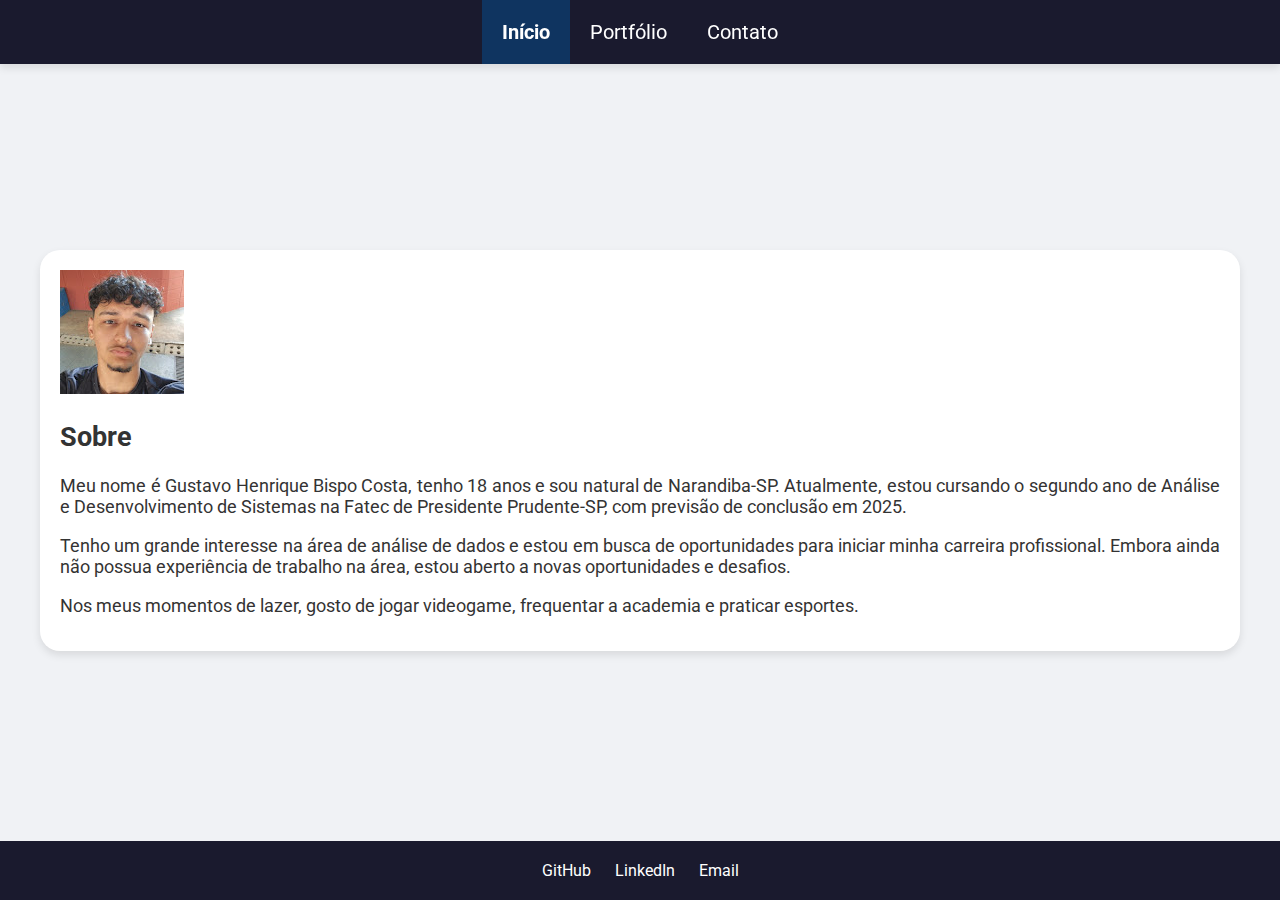
<file: index.html>
<!DOCTYPE html>
<html lang="pt-br">
<head>
    <meta charset="UTF-8">
    <meta name="viewport" content="width=device-width, initial-scale=1.0">
    <title>Sobre Mim</title>
    <link rel="stylesheet" href="style.css">
    <link href="https://fonts.googleapis.com/css2?family=Roboto:wght@400;700&display=swap" rel="stylesheet">
</head>
<body>
    <nav class="navbar">
        <ul>
            <li selected><a href="index.html">Início</a></li>
            <li><a href="portifolio.html">Portfólio</a></li>
            <li><a href="contato.html">Contato</a></li>
        </ul>
    </nav>

    <section class="container fade-in">
        <section class="subcontainer">
            <div class="content">
                <img src="perfil.jpg" alt="Minha Imagem" class="profile-image fade-in">
                <div class="about-me">
                    <h2>Sobre Mim</h2>
                    <!-- <button class="theme-toggle-button" onclick="toggleTheme()">Alternar Tema</button> -->
                    <p class="about-me-text">Meu nome é Gustavo Henrique Bispo Costa, tenho 18 anos e sou natural de Narandiba-SP. Atualmente, estou cursando o segundo ano de Análise e Desenvolvimento de Sistemas na Fatec de Presidente Prudente-SP, com previsão de conclusão em 2025.</p>
                    <p class="about-me-text">Tenho um grande interesse na área de análise de dados e estou em busca de oportunidades para iniciar minha carreira profissional. Embora ainda não possua experiência de trabalho na área, estou aberto a novas oportunidades e desafios.</p>
                    <p class="about-me-text">Nos meus momentos de lazer, gosto de jogar videogame, frequentar a academia e praticar esportes.</p>
                </div>
            </div>
        </section>
    </section>

    <footer class="footer">
        <ul>
            <li><a href="https://github.com/GuGuzin14" target="_blank">GitHub</a></li>
            <li><a href="https://www.linkedin.com/in/gustavohenrique5521" target="_blank">LinkedIn</a></li>
            <li><a href="mailto:gustavobispocosta5521@gmail.com" target="_blank">Email</a></li>
        </ul>
    </footer>

    <!-- Botão de voltar ao topo -->
    <!-- <button onclick="topFunction()" id="topBtn" title="Voltar ao topo">Topo</button> -->

    <script src="script.js"></script>
</body>
</html>
</file>
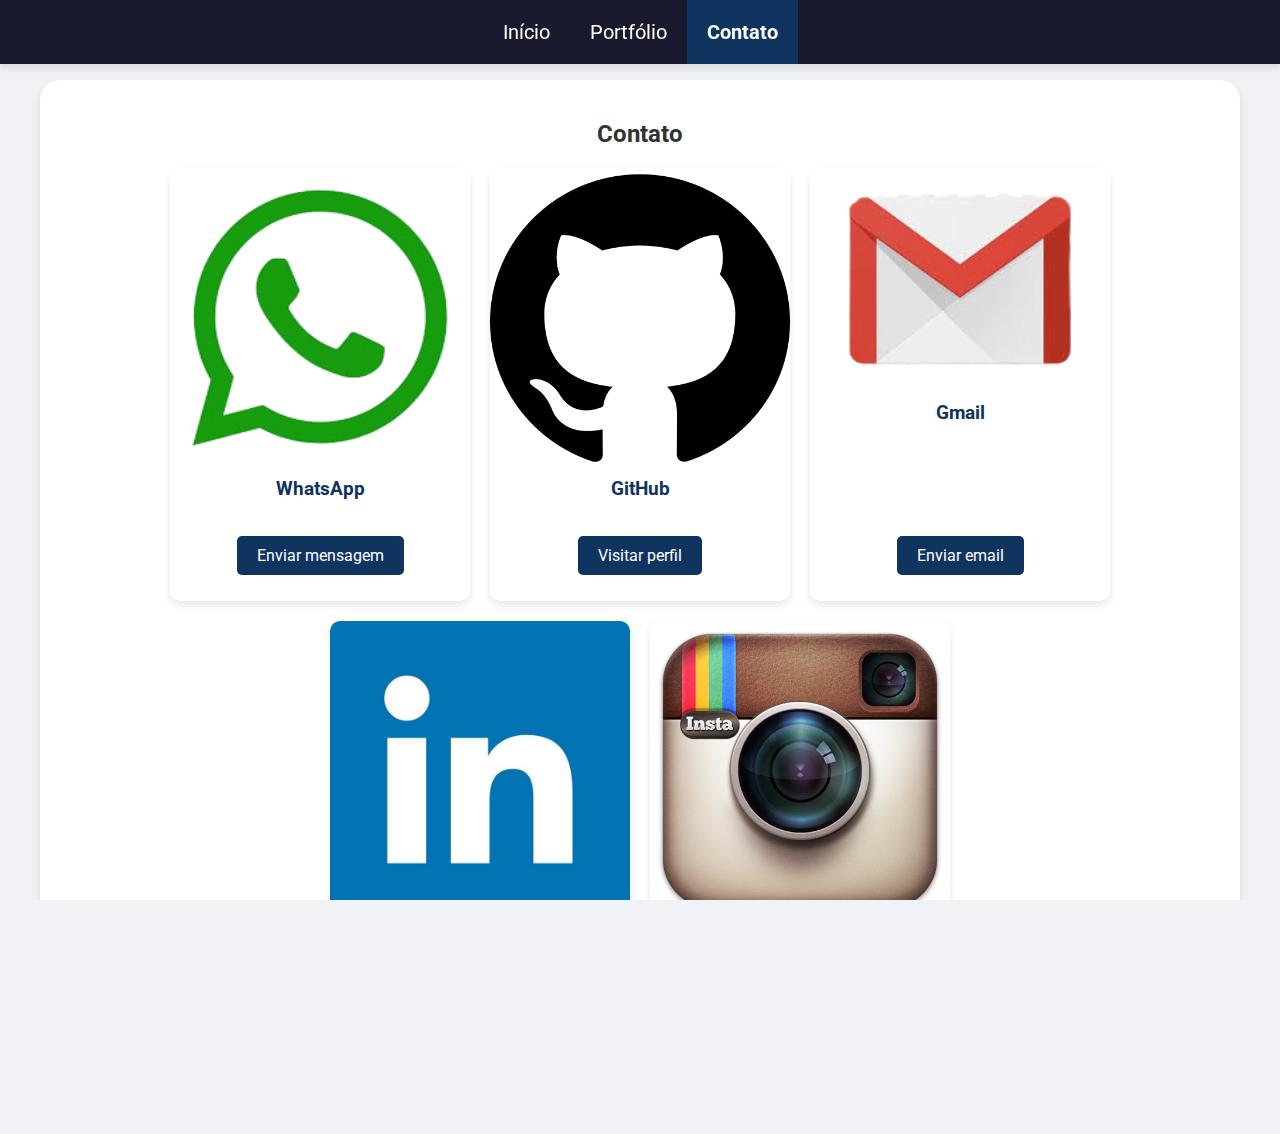
<file: contato.html>
<!DOCTYPE html>
<html lang="pt-br">
<head>
    <meta charset="UTF-8">
    <meta name="viewport" content="width=device-width, initial-scale=1.0">
    <title>Contato</title>
    <link rel="stylesheet" href="style.css">
</head>
<body>
    <nav class="navbar">
        <ul>
            <li><a href="index.html">Início</a></li>
            <li><a href="portifolio.html">Portfólio</a></li>
            <li selected><a href="contato.html">Contato</a></li>
        </ul>
    </nav>

    <section class="container fade-in">
        <section class="subcontainer">
            <h2>Contato</h2>
            <div class="grid">
                <div class="grid-item">
                    <img src="whatsapp.png" alt="WhatsApp" class="contact-image">
                    <h3>WhatsApp</h3>
                    <p><a href="https://wa.me/18996797457" target="_blank">Enviar mensagem</a></p>
                </div>
                <div class="grid-item">
                    <img src="github.png" alt="GitHub" class="contact-image">
                    <h3>GitHub</h3>
                    <p><a href="https://github.com/GuGuzin14" target="_blank">Visitar perfil</a></p>
                </div>
                <div class="grid-item">
                    <img src="gmail2.png" alt="Gmail" class="contact-image">
                    <h3>Gmail</h3>
                    <p><a href="mailto:gustavobispocosta5521@gmail.com" target="_blank">Enviar email</a></p>
                </div>
                <div class="grid-item">
                    <img src="linkedin.jpg" alt="LinkedIn" class="contact-image">
                    <h3>LinkedIn</h3>
                    <p><a href="https://www.linkedin.com/in/gustavohenrique5521" target="_blank">Visitar perfil</a></p>
                </div>
                <div class="grid-item">
                    <img src="instagram.png" alt="Instagram" class="contact-image">
                    <h3>Instagram</h3>
                    <p><a href="https://www.instagram.com/_gustavincosta_" target="_blank">Visitar perfil</a></p>
                </div>
            </div>
        </section>
    </section>

    <footer class="footer">
        <ul>
            <!-- <li><a href="https://github.com/GuGuzin14" target="_blank">GitHub</a></li>
            <li><a href="https://www.linkedin.com/in/gustavohenrique5521" target="_blank">LinkedIn</a></li>
            <li><a href="mailto:gustavobispocosta5521@gmail.com" target="_blank">Email</a></li> -->
        </ul>
    </footer>

    <!-- Botão de voltar ao topo -->
    <button onclick="topFunction()" id="topBtn" title="Voltar ao topo">Topo</button>

    <script src="script.js"></script>
</body>
</html>
</file>
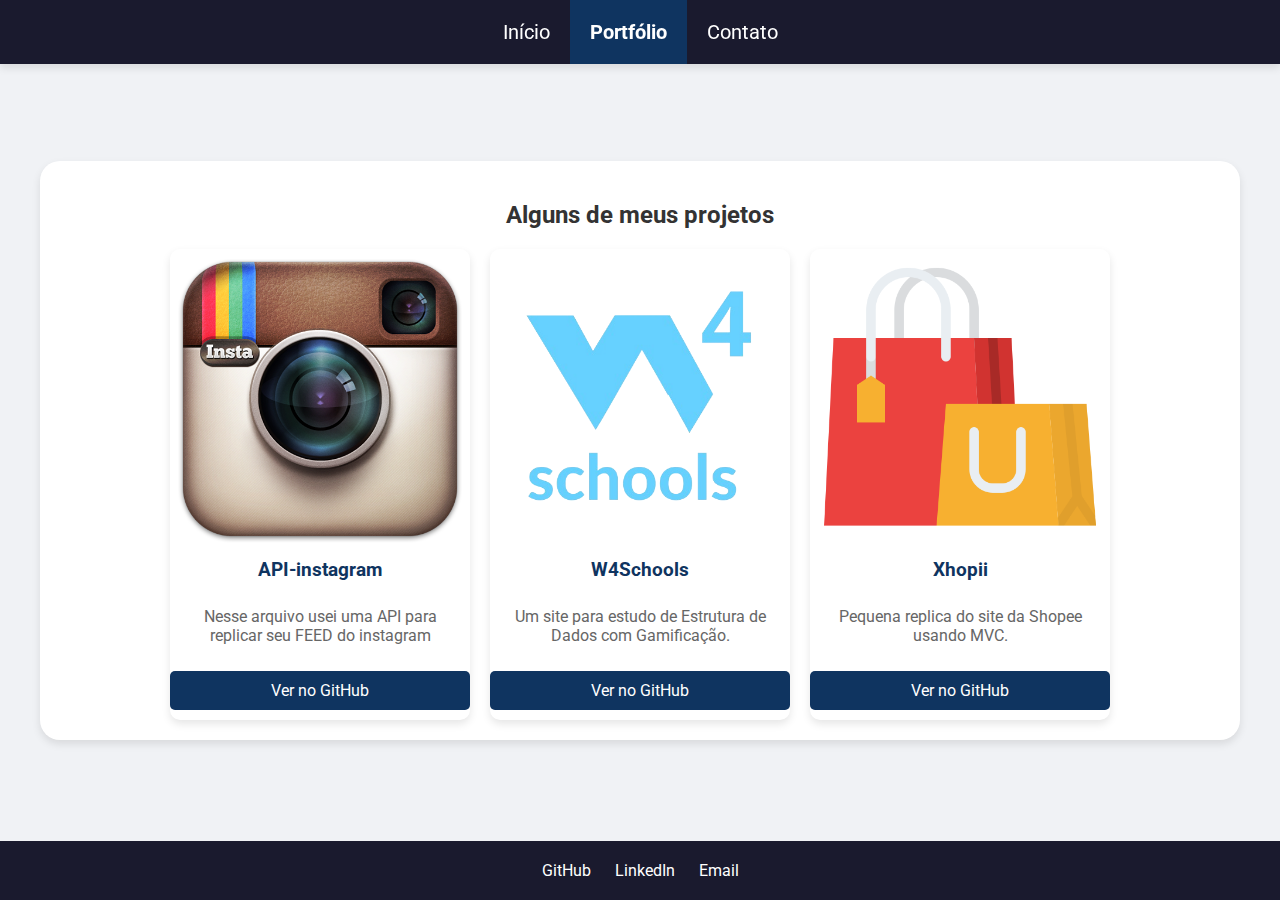
<file: portifolio.html>
<!DOCTYPE html>
<html lang="pt-br">
<head>
    <meta charset="UTF-8">
    <meta name="viewport" content="width=device-width, initial-scale=1.0">
    <title>Portfólio</title>
    <link rel="stylesheet" href="style.css">
</head>
<body>
    <nav class="navbar">
        <ul>
            <li><a href="index.html">Início</a></li>
            <li selected><a href="portifolio.html">Portfólio</a></li>
            <li><a href="contato.html">Contato</a></li>
        </ul>
    </nav>

    <section class="container fade-in">
        <section class="subcontainer">
            <h2>Alguns de meus projetos</h2>
            <div class="grid">
                <div class="grid-item">
                    <img src="instagram.png" alt="Imagem do Projeto 1" class="project-image">
                    <h3>API-instagram</h3>
                    <p>Nesse arquivo usei uma API para replicar seu FEED do instagram</p>
                    <a href="https://github.com/GuGuzin14/API-instagram.git" target="_blank">Ver no GitHub</a>
                </div>
                <div class="grid-item">
                    <img src="logo.png" alt="Imagem do Projeto 2" class="project-image">
                    <h3>W4Schools</h3>
                    <p>Um site para estudo de Estrutura de Dados com Gamificação.</p>
                    <a href="https://github.com/Arthur-nonaka/EnsinoEstruturaDeDados.git" target="_blank">Ver no GitHub</a>
                </div>
                <div class="grid-item">
                    <img src="logo (1).png" alt="Imagem do Projeto 3" class="project-image">
                    <h3>Xhopii</h3>
                    <p>Pequena replica do site da Shopee usando MVC.</p>
                    <a href="https://github.com/GuGuzin14/xhopii_MVC.git" target="_blank">Ver no GitHub</a>
                </div>
            </div>
        </section>
    </section>

    <footer class="footer">
        <ul>
            <li><a href="https://github.com/GuGuzin14" target="_blank">GitHub</a></li>
            <li><a href="https://www.linkedin.com/in/gustavohenrique5521" target="_blank">LinkedIn</a></li>
            <li><a href="mailto:gustavobispocosta5521@gmail.com" target="_blank">Email</a></li>
        </ul>
    </footer>

    <!-- Botão de voltar ao topo -->
    <!-- <button onclick="topFunction()" id="topBtn" title="Voltar ao topo">Topo</button> -->

    <script src="script.js"></script>
</body>
</html>
</file>
<file: style.css>
@import url('https://fonts.googleapis.com/css2?family=Roboto:wght@400;700&display=swap');

html, body {
    height: 100%;
    margin: 0;
    padding: 0;
    font-family: 'Roboto', sans-serif;
    background-color: #f0f2f5; /* Cor de fundo mais clara */
    color: #333;
    overflow-x: hidden; /* Remove o scroll lateral */
}

body {
    display: flex;
    flex-direction: column;
    min-height: 100vh;
}

.navbar {
    font-size: 20px;
    background-color: #1a1a2e; /* Azul escuro */
    overflow: hidden;
    box-shadow: 0 4px 8px rgba(0, 0, 0, 0.1);
    width: 100%;
    position: fixed;
    top: 0;
    z-index: 1000;
}

.navbar ul {
    list-style-type: none;
    margin: 0;
    padding: 0;
    text-align: center;
    display: flex;
    justify-content: center;
    flex-wrap: wrap;
}

.navbar li {
    display: inline;
}

.navbar a {
    display: inline-block;
    color: white;
    text-align: center;
    padding: 20px 20px;
    text-decoration: none;
    transition: background-color 0.3s ease, color 0.3s ease;
}

.navbar a:hover {
    background-color: #16213e; /* Azul mais escuro */
    color: white;
}

.navbar li[selected] a {
    background-color: #0f3460; /* Azul intermediário */
    color: white;
    font-weight: bold;
}

.container {
    display: flex;
    justify-content: center;
    align-items: center;
    width: 100%;
    flex: 1;
    margin: auto;
    background-color: #f0f2f5;
    padding: 20px;
    box-sizing: border-box;
    padding-top: 80px; /* Espaço para o navbar fixo */
}

.subcontainer {
    width: 100%;
    max-width: 1200px;
    background-color: white;
    border-radius: 20px;
    display: flex;
    flex-direction: column;
    align-items: center;
    justify-content: center;
    margin: auto;
    box-shadow: 0px 4px 8px rgba(0, 0, 0, 0.1);
    padding: 20px;
    box-sizing: border-box;
}

.about-me {
    font-size: 18px; /* Aumenta o tamanho da fonte */
    text-align: justify; /* Justifica o texto */
}

.about-me-text {
    margin-bottom: 15px; /* Espaçamento entre parágrafos */
}

.grid {
    display: flex;
    flex-wrap: wrap;
    gap: 20px;
    justify-content: center;
}

.grid-item {
    background-color: #fff;
    border-radius: 10px;
    box-shadow: 0 4px 8px rgba(0, 0, 0, 0.1);
    overflow: hidden;
    width: 100%;
    max-width: 300px;
    text-align: center;
    transition: transform 0.3s ease;
    display: flex;
    flex-direction: column;
    justify-content: space-between;
}

.grid-item:hover {
    transform: translateY(-10px);
}

.project-image, .contact-image {
    width: 100%;
    height: auto;
    object-fit: cover;
}

.grid-item h3 {
    color: #0f3460;
    margin: 10px 0;
}

.grid-item p {
    padding: 0 10px;
    color: #666;
    flex-grow: 1;
    display: flex;
    align-items: flex-end;
    justify-content: center;
}

.grid-item a {
    display: inline-block;
    margin: 10px 0;
    padding: 10px 20px;
    background-color: #0f3460;
    color: white;
    text-decoration: none;
    border-radius: 5px;
    transition: background-color 0.3s ease;
}

.grid-item a:hover {
    background-color: #16213e;
}

.footer {
    background-color: #1a1a2e;
    color: white;
    text-align: center;
    padding: 20px 0;
    width: 100%;
    position: relative;
    bottom: 0;
}

.footer ul {
    list-style-type: none;
    margin: 0;
    padding: 0;
}

.footer li {
    display: inline;
    margin: 0 10px;
}

.footer a {
    color: white;
    text-decoration: none;
}

.footer a:hover {
    text-decoration: underline;
}

.dark-theme {
    background-color: #333;
    color: #f4f4f9;
}

.dark-theme .navbar {
    background-color: #444;
}

.dark-theme .subcontainer {
    background-color: #555;
}

.dark-theme .footer {
    background-color: #444;
}

.theme-toggle-button {
    background-color: #0f3460;
    color: white;
    border: none;
    padding: 10px 20px;
    border-radius: 5px;
    cursor: pointer;
    font-size: 16px;
    transition: background-color 0.3s ease, transform 0.3s ease;
}

.theme-toggle-button:hover {
    background-color: #16213e;
    transform: scale(1.05);
}

.theme-toggle-button:active {
    background-color: #0f3460;
    transform: scale(1);
}

.fade-in {
    opacity: 0;
    transition: opacity 1s ease-in-out;
}

.grid-item:hover {
    transform: translateY(-10px) scale(1.05);
    box-shadow: 0 8px 16px rgba(0, 0, 0, 0.2);
}

/* Estilo para o botão de voltar ao topo */
#topBtn {
    display: none;
    position: fixed;
    bottom: 20px;
    right: 30px;
    z-index: 99;
    font-size: 18px;
    border: none;
    outline: none;
    background-color: #0f3460;
    color: white;
    cursor: pointer;
    padding: 15px;
    border-radius: 10px;
    transition: background-color 0.3s ease, transform 0.3s ease;
}

#topBtn:hover {
    background-color: #16213e;
    transform: scale(1.05);
}

/* Media Queries para responsividade */
@media (max-width: 768px) {
    .navbar ul {
        flex-direction: column;
    }

    .navbar a {
        padding: 10px;
    }

    .subcontainer {
        width: 90%;
        padding: 10px;
    }

    .grid-item {
        width: 100%;
        max-width: none;
    }
}

@media (max-width: 480px) {
    .navbar a {
        padding: 5px;
    }

    .subcontainer {
        width: 95%;
        padding: 5px;
    }

    .grid-item {
        width: 100%;
        max-width: none;
    }
}
</file>
